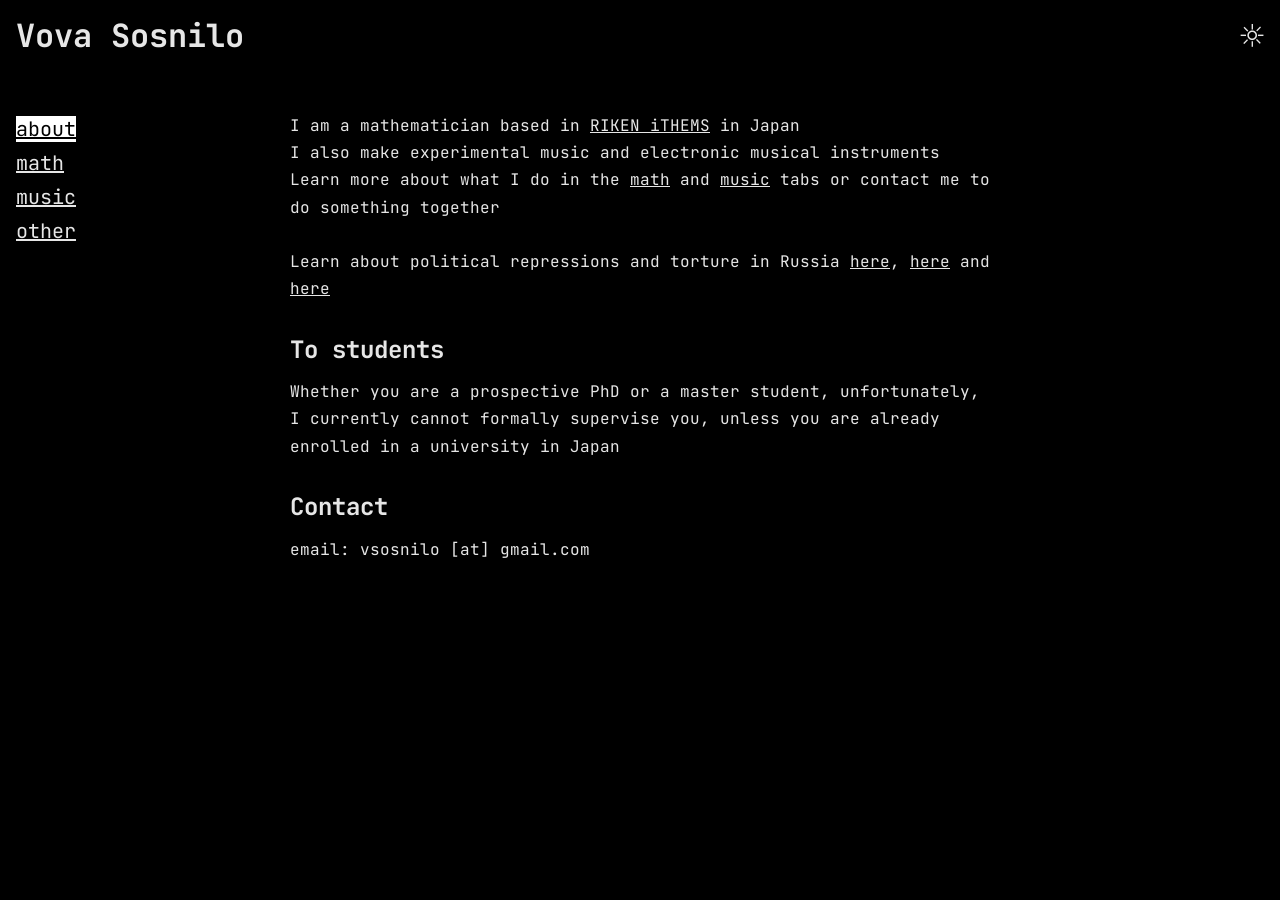
<file: index.html>
<!doctype html>
<html lang="en">
<head>
  <meta charset="utf-8">
  <meta name="viewport" content="width=device-width, initial-scale=1">
  <title>Vova Sosnilo's Website</title>
  <link rel="preconnect" href="https://fonts.googleapis.com">
  <link rel="preconnect" href="https://fonts.gstatic.com" crossorigin>
  <link href="https://fonts.googleapis.com/css2?family=JetBrains+Mono:wght@400;700&display=swap" rel="stylesheet">
  <link rel="stylesheet" href="style.css">
  <script>
    try {
      if (localStorage.getItem("theme") === "light") document.documentElement.classList.add("light");
    } catch (e) {}
  </script>
</head>
<body>
  <header id="site-header">
    <h1 id="site-title">Vova Sosnilo</h1>
    <h2><a href="index.html" aria-current="page"><span class="label-wide">about</span><span class="label-narrow">about</span></a></h2>
    <h2><a href="math.html"><span class="label-wide">math</span><span class="label-narrow">math</span></a></h2>
    <h2><a href="music.html"><span class="label-wide">music</span><span class="label-narrow">music</span></a></h2>
    <h2><a href="other.html"><span class="label-wide">other</span><span class="label-narrow">other</span></a></h2>
  </header>
  <button id="theme-toggle" type="button" aria-label="Switch to light mode">☼</button>
  <main>
    <!--h2>About</h2-->
    <p>
      I am a mathematician based in <a href="https://ithems.riken.jp/">RIKEN iTHEMS</a> in Japan
      <br>
      I also make experimental music and electronic musical instruments
      <br>
      Learn more about what I do in the <a href="math.html">math</a> and <a href="music.html">music</a> tabs or contact me to do something together 
    </p>
    <p>
      Learn about political repressions and torture in Russia <a href="https://docs.google.com/document/d/12ydLfhOT-1nquaW8K4c5-tHAicD6x01sXM4xNtuxARg/">here</a>, <a href="https://theins.ru/news/292218">here</a> and <a href="https://ovd.info/en/russia-repressions-db">here</a>
    </p>
    <br>

    <h2>To students</h2>
    <p>
      Whether you are a prospective PhD or a master student, unfortunately, I currently cannot formally supervise you, unless you are already enrolled in a university in Japan
    </p>
    <br>

    <h2>Contact</h2>
    <p>
      email: vsosnilo [at] gmail.com
    </p>
    <br>
  </main>
  <script>
    const toggle = document.getElementById("theme-toggle");
    function showIcon(light) {
      toggle.textContent = light ? "☾" : "☼";
      toggle.setAttribute("aria-label", light ? "Switch to dark mode" : "Switch to light mode");
    }
    showIcon(document.documentElement.classList.contains("light"));
    toggle.addEventListener("click", () => {
      const light = document.documentElement.classList.toggle("light");
      showIcon(light);
      try {
        localStorage.setItem("theme", light ? "light" : "dark");
      } catch (e) {}
    });
  </script>
</body>
</html>
</file>
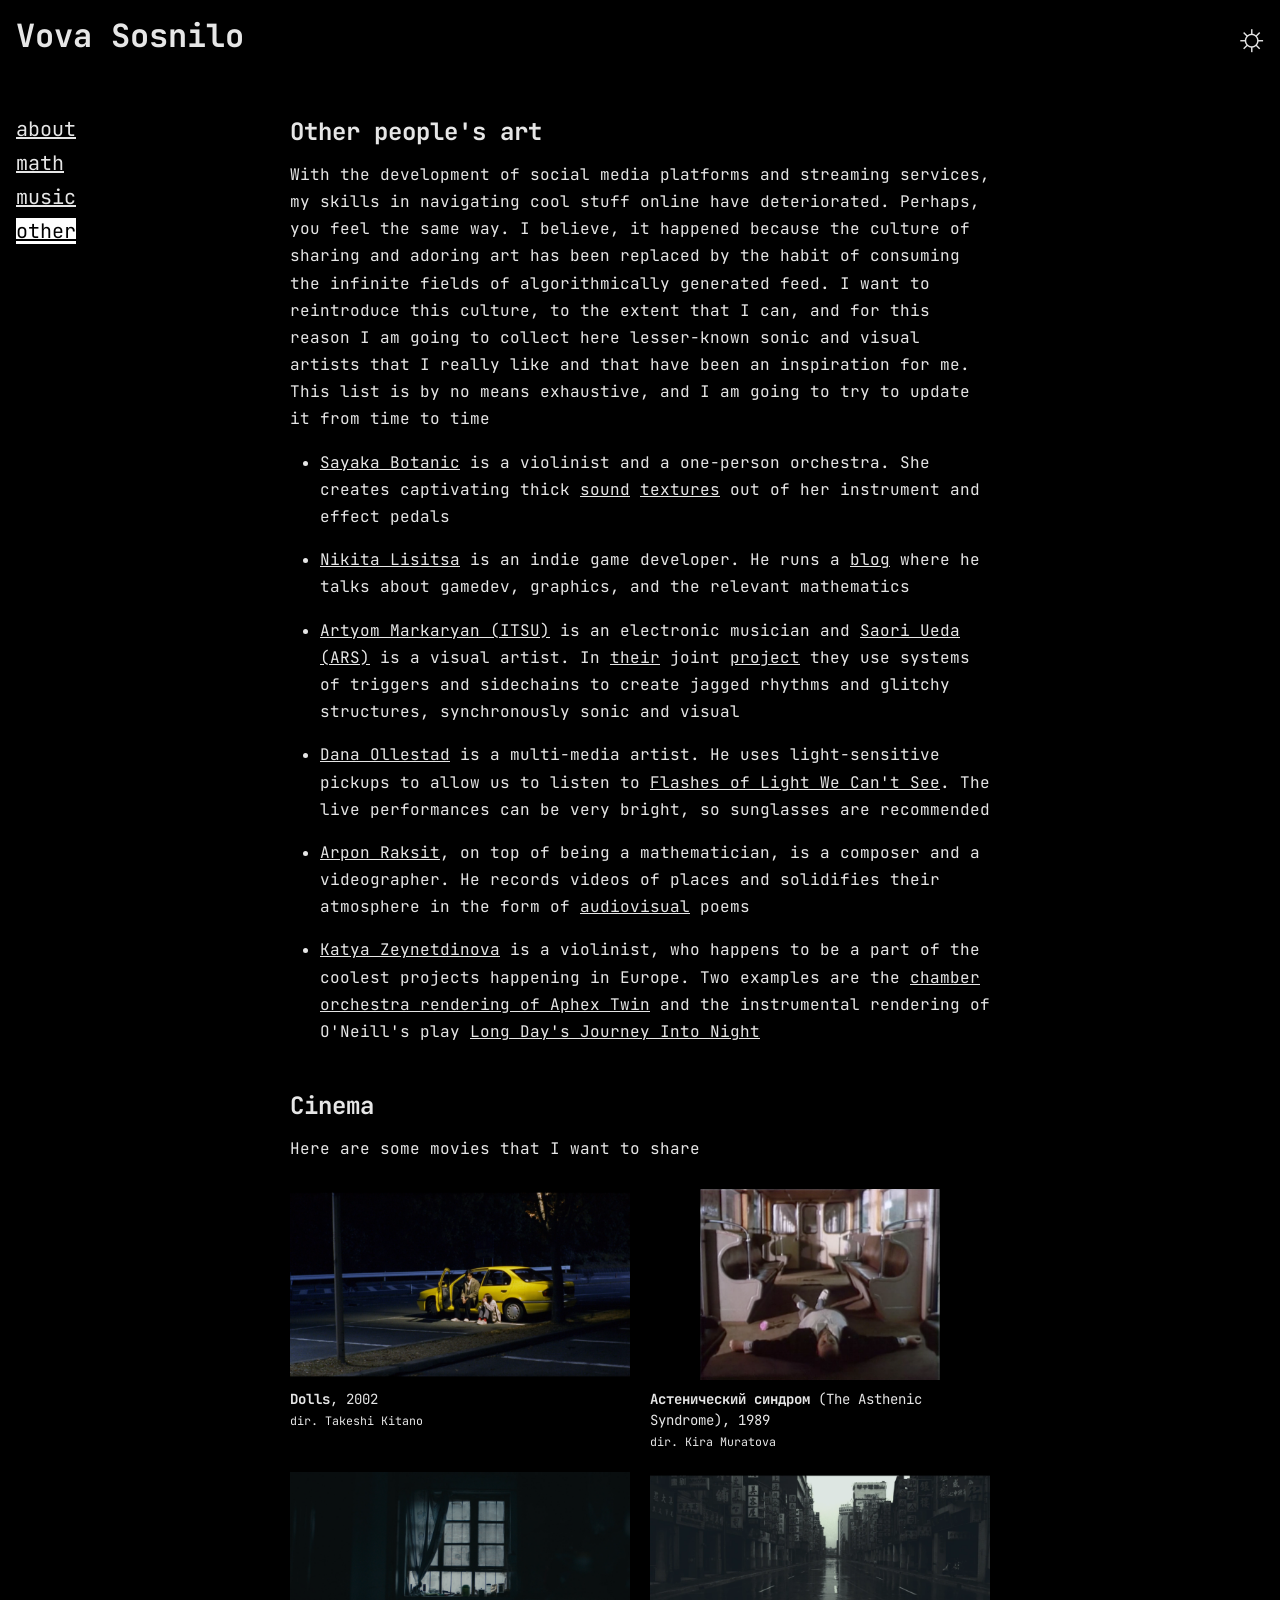
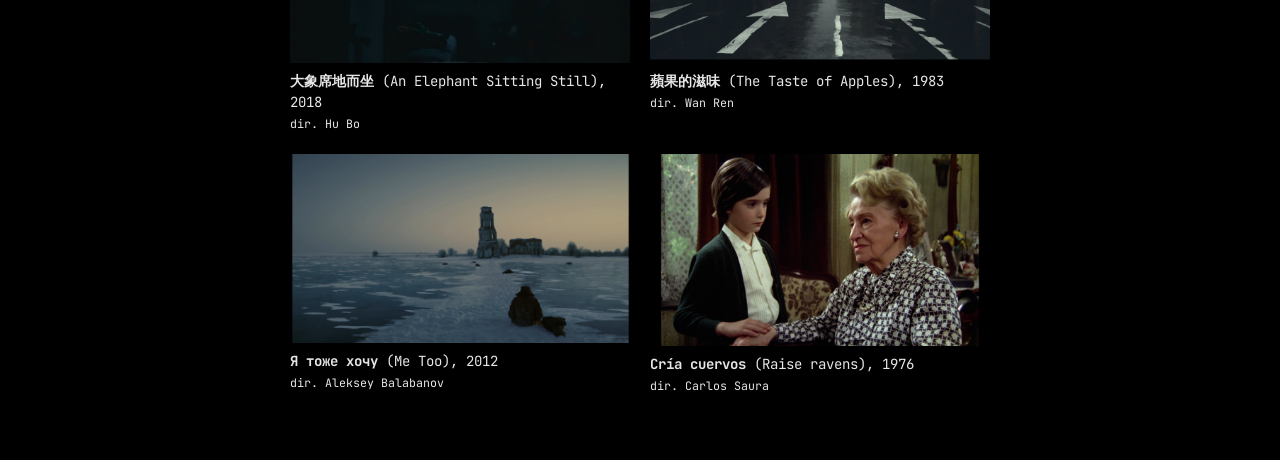
<file: other.html>
<!doctype html>
<html lang="en">
<head>
  <meta charset="utf-8">
  <meta name="viewport" content="width=device-width, initial-scale=1">
  <title>Vova Sosnilo's Website</title>
  <link rel="preconnect" href="https://fonts.googleapis.com">
  <link rel="preconnect" href="https://fonts.gstatic.com" crossorigin>
  <link href="https://fonts.googleapis.com/css2?family=JetBrains+Mono:wght@400;700&display=swap" rel="stylesheet">
  <link rel="stylesheet" href="style.css">
  <script>
    try {
      if (localStorage.getItem("theme") === "light") document.documentElement.classList.add("light");
    } catch (e) {}
  </script>
</head>
<body>
  <header id="site-header">
    <h1 id="site-title">Vova Sosnilo</h1>
    <h2><a href="index.html"><span class="label-wide">about</span><span class="label-narrow">about</span></a></h2>
    <h2><a href="math.html"><span class="label-wide">math</span><span class="label-narrow">math</span></a></h2>
    <h2><a href="music.html"><span class="label-wide">music</span><span class="label-narrow">music</span></a></h2>
    <h2><a href="other.html" aria-current="page"><span class="label-wide">other</span><span class="label-narrow">other</span></a></h2>
  </header>
  <button id="theme-toggle" type="button" aria-label="Switch to light mode">☼</button>
  <main>    
    <h2>Other people's art</h2>
      With the development of social media platforms and streaming services, my skills in navigating cool stuff online have deteriorated. Perhaps, you feel the same way. 
      I believe, it happened because the culture of sharing and adoring art has been replaced by the habit of consuming the infinite fields of algorithmically generated feed. 
      I want to reintroduce this culture, to the extent that I can, and for this reason I am going to collect here lesser-known sonic and visual artists that I really like and that have been an inspiration for me. This list is by no means exhaustive, and I am going to try to update it from time to time 
    
    <ul>
      <li><a href="https://www.instagram.com/sayaka_botanic/">Sayaka Botanic</a> is a violinist and a one-person orchestra. She creates captivating thick <a href="https://youtu.be/z5OXQN4np8s">sound</a> <a href="https://www.youtube.com/watch?v=Pgr8pFC5W8U">textures</a> out of her instrument and effect pedals</li>
      <li><a href="https://mastodon.gamedev.place/@lisyarus">Nikita Lisitsa</a> is an indie game developer. He runs a <a href="https://lisyarus.github.io/blog/about.html">blog</a> where he talks about gamedev, graphics, and the relevant mathematics</li>
      <li><a href="https://www.instagram.com/itsu_/">Artyom Markaryan (ITSU)</a> is an electronic musician and <a href="https://www.instagram.com/ars_saori/">Saori Ueda (ARS)</a> is a visual artist. In <a href="https://www.youtube.com/watch?v=-s4jUn3K1pU">their</a> joint <a href="https://itsu1.bandcamp.com/music">project</a> they use systems of triggers and sidechains to create jagged rhythms and glitchy structures, synchronously sonic and visual</li>
      <li><a href="https://danaollestad.com/sound">Dana Ollestad</a> is a multi-media artist. He uses light-sensitive pickups to allow us to listen to <a href="https://danaollestad.bandcamp.com/">Flashes of Light We Can't See</a>. The live performances can be very bright, so sunglasses are recommended</li>
      <li><a href="https://www.arponr.com/">Arpon Raksit</a>, on top of being a mathematician, is a composer and a videographer. He records videos of places and solidifies their atmosphere in the form of <a href="https://www.arponr.com/kajerna/video/">audiovisual</a> poems</li>
      <li><a href="https://www.instagram.com/zaterina/">Katya Zeynetdinova</a> is a violinist, who happens to be a part of the coolest projects happening in Europe. Two examples are the <a href="https://www.instagram.com/reel/DbHFJ32uA2K/">chamber orchestra rendering of Aphex Twin</a> and the instrumental rendering of O'Neill's play <a href="https://staatstheater-nuernberg.de/en/spielplan-24-25/eines-langen-tages-reise-in-die-nacht-instrumentalversion/21-01-2025/2000">Long Day's Journey Into Night</a>
      </li>
    </ul>
    <h2>Cinema</h2>
    <p>
      Here are some movies that I want to share
    </p>
    <div class="media stills">
      <figure>
        <a href="https://www.imdb.com/title/tt0330229/">
          <img src="images/movies/dolls.png" alt="Still from Dolls (2002)">
        </a>
        <figcaption><strong>Dolls</strong>, 2002<br>
          <small>dir. Takeshi Kitano</small></figcaption>
      </figure>
      <figure>
        <a href="https://www.imdb.com/title/tt0096841/">
          <img src="images/movies/astenicheskiy-sindrom.png" alt="Still from The Asthenic Syndrome (1989)">
        </a>
        <figcaption><strong>Астенический синдром</strong> (The Asthenic Syndrome), 1989<br>
          <small>dir. Kira Muratova</small></figcaption>
      </figure>
      <figure>
        <a href="https://www.imdb.com/title/tt8020896/">
          <img src="images/movies/daxiang-xidi-erzuo.png" alt="Still from An Elephant Sitting Still (2018)">
        </a>
        <figcaption><strong>大象席地而坐</strong> (An Elephant Sitting Still), 2018<br>
          <small>dir. Hu Bo</small></figcaption>
      </figure>
      <figure>
        <a href="https://www.imdb.com/title/tt0085503/">
          <img src="images/movies/the-taste-of-apples.png" alt="Still from The Taste of Apples (1983)">
        </a>
        <figcaption><strong>蘋果的滋味</strong> (The Taste of Apples), 1983<br>
          <small>dir. Wan Ren</small></figcaption>
      </figure>
      <figure>
        <a href="https://www.imdb.com/title/tt2456536/">
          <img src="images/movies/ya-tozhe-hochu.png" alt="Still from Me Too (2012)">
        </a>
        <figcaption><strong>Я тоже хочу</strong> (Me Too), 2012<br>
          <small>dir. Aleksey Balabanov</small></figcaption>
      </figure>
      <figure>
        <a href="https://www.imdb.com/title/tt0074360/">
          <img src="images/movies/cria-cuervos.png" alt="Still from Cría cuervos (1976)">
        </a>
        <figcaption><strong>Cría cuervos</strong> (Raise ravens), 1976<br>
          <small>dir. Carlos Saura</small></figcaption>
      </figure>
    </div>
  </main>
  <script>
    const toggle = document.getElementById("theme-toggle");
    function showIcon(light) {
      toggle.textContent = light ? "☾" : "☼";
      toggle.setAttribute("aria-label", light ? "Switch to dark mode" : "Switch to light mode");
    }
    showIcon(document.documentElement.classList.contains("light"));
    toggle.addEventListener("click", () => {
      const light = document.documentElement.classList.toggle("light");
      showIcon(light);
      try {
        localStorage.setItem("theme", light ? "light" : "dark");
      } catch (e) {}
    });
  </script>
</body>
</html>
</file>
<file: style.css>
:root {
  --bg: #000;
  --fg: #e6e6e6;
}

:root.light {
  --bg: #fff;
  --fg: #1a1a1a;
}

* {
  box-sizing: border-box;
  margin: 0;
  padding: 0;
}

/* MathJax can still use its own math fonts */
html,
button {
  font-family: "JetBrains Mono", monospace;
}

html,
body {
  min-height: 100%;
  background: var(--bg);
  color: var(--fg);
}

body {
  display: flex;
  align-items: flex-start;
  justify-content: center;
  min-height: 100vh;
  padding: 112px 16px 64px;
}

/* Invisible banner: scrolling text disappears under it */
body::before {
  content: "";
  position: fixed;
  top: 0;
  left: 0;
  right: 0;
  height: 110px;
  background: var(--bg);
  z-index: 1;
}

main {
  width: 100%;
  max-width: 70ch;
  font-size: 16px;
  line-height: 1.7;
}

main p + p {
  margin-top: 1.7em;
}

main h2 {
  font-size: 24px;
  margin-bottom: 8px;
}

main p + h2,
main ol + h2,
main ul + h2,
main .media + h2 {
  margin-top: 1.7em;
}

.media {
  display: block;
  width: 100%;
  margin-top: 1.7em;
  --plyr-color-main: var(--fg);
}

.covers {
  display: grid;
  grid-template-columns: repeat(auto-fit, minmax(15rem, 1fr));
  gap: 1.25rem;
}

.covers img {
  display: block;
  width: 100%;
  height: auto;
}

.stills {
  display: grid;
  grid-template-columns: repeat(auto-fit, minmax(16rem, 1fr));
  gap: 1.25rem;
}

.stills a {
  display: block;
}

.stills a:hover,
:root.light .stills a:hover {
  background: none;
}

.stills img {
  display: block;
  width: 100%;
  height: auto;
}

.stills figcaption {
  margin-top: 0.6em;
  font-size: 14px;
  line-height: 1.5;
}

.video-fallback {
  display: block;
  width: 100%;
  aspect-ratio: 16 / 9;
  border: 0;
}

main ol,
main ul {
  margin-top: 1em;
  padding-left: 3ch;
}

main li + li {
  margin-top: 1em;
}

.item {
  display: flex;
  justify-content: space-between;
  gap: 3ch;
}

.item-warning {
  margin-top: 0.5em;
  font-size: 14px;
}

.item-warning summary {
  cursor: pointer;
}

.item-warning p {
  margin-top: 0.5em;
}

.item-links {
  flex-shrink: 0;
  text-align: right;
  margin-right: -25ch;
}

a {
  color: inherit;
  text-decoration: underline;
}

a:hover {
  background: #fff;
  color: #000;
}

:root.light a:hover {
  background: #000;
  color: #fff;
}

#site-header {
  position: fixed;
  top: 16px;
  left: 16px;
  z-index: 2;
}

#site-title {
  font-size: 32px;
  line-height: 40px;
  /* 16px top + 40px title + 56px = 112px, where the page content starts */
  margin-bottom: 56px;
}

#site-header h2 {
  font-size: 20px;
  font-weight: 400;
  line-height: 1.7;
}

/* Menu labels: .label-narrow replaces .label-wide on small screens */
#site-header .label-narrow {
  display: none;
}

/* Current page: highlighted the same way as a hovered link */
#site-header a[aria-current="page"] {
  background: #fff;
  color: #000;
}

:root.light #site-header a[aria-current="page"] {
  background: #000;
  color: #fff;
}

#theme-toggle {
  position: fixed;
  top: 16px;
  right: 16px;
  z-index: 2;
  background: none;
  border: none;
  color: var(--fg);
  font-size: 40px;
  line-height: 1;
  cursor: pointer;
}

/* Narrow screens: the fixed side menu would overlap the text, so put the
   header in the page flow above main and list the menu horizontally */
@media (max-width: 900px) {
  body {
    flex-direction: column;
    justify-content: flex-start;
    align-items: center;
    padding: 16px 16px 64px;
  }

  body::before {
    display: none;
  }

  #site-header {
    position: static;
    width: 100%;
    max-width: 70ch;
    display: flex;
    flex-wrap: wrap;
    column-gap: 2ch;
    margin-bottom: 32px;
  }

  #site-title {
    flex-basis: 100%;
    /* Leave room for the theme toggle in the top right corner */
    padding-right: 48px;
    margin-bottom: 16px;
  }

  #theme-toggle {
    position: absolute;
  }

  .item-links {
    margin-right: 0;
  }

  #site-header .label-wide {
    display: none;
  }

  #site-header .label-narrow {
    display: inline;
  }
}
</file>
